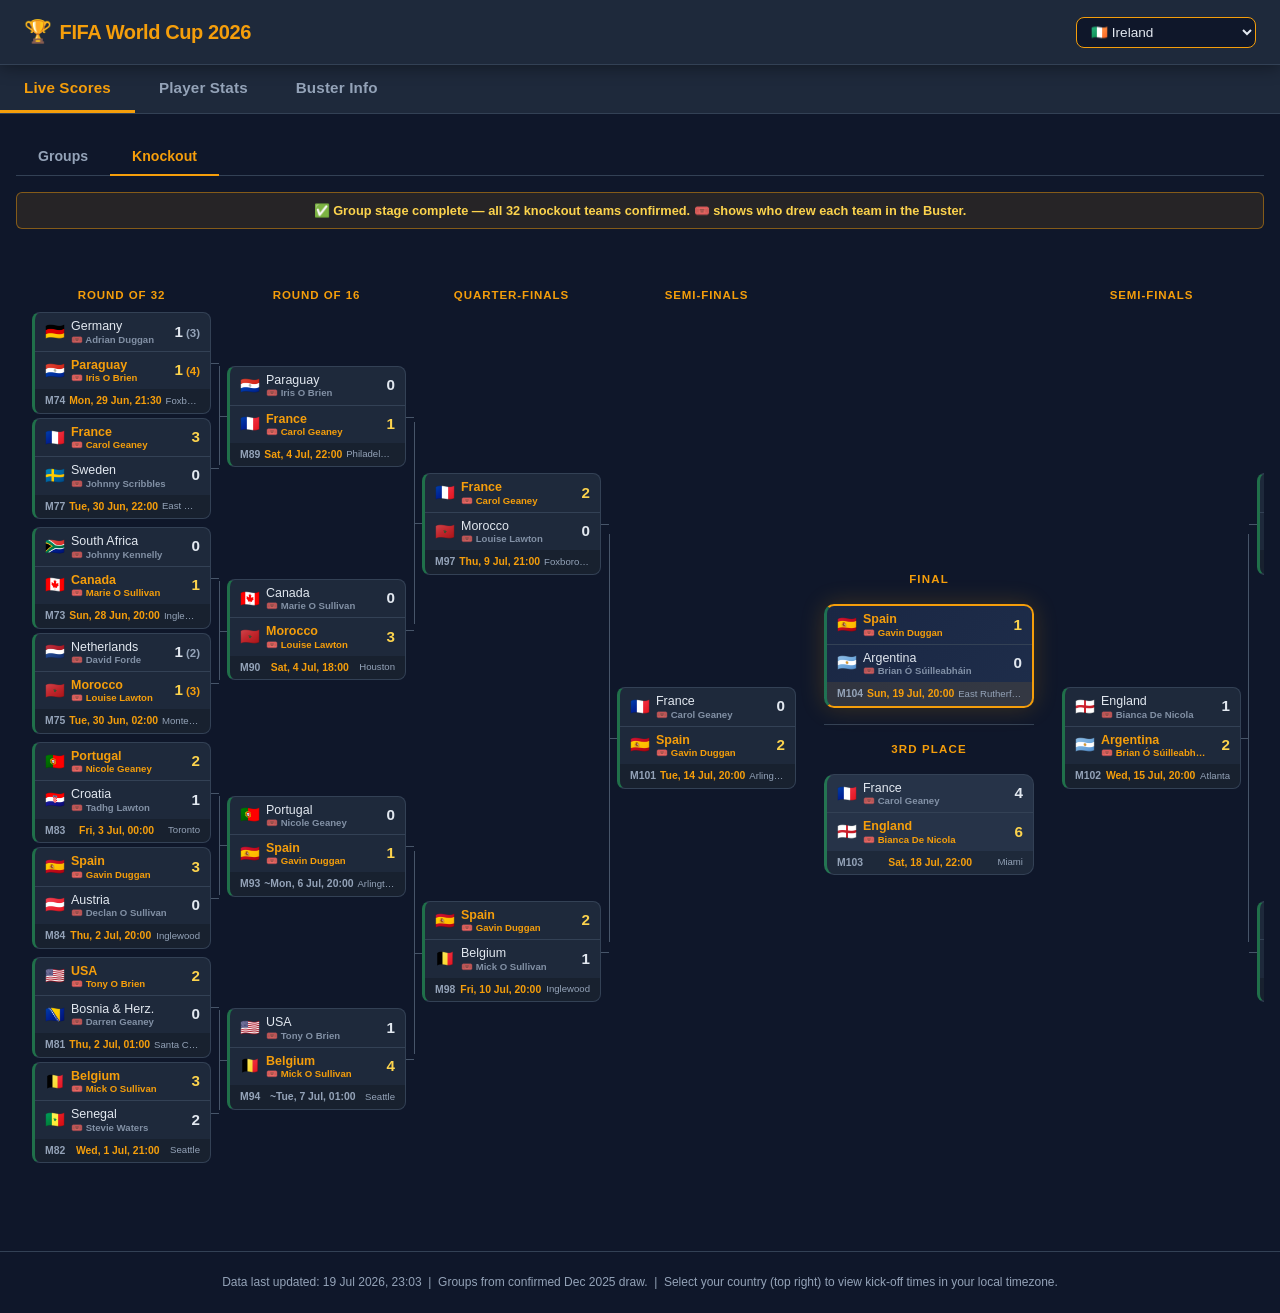
<file: index.html>
<!DOCTYPE html>
<html lang="en">
<head>
  <meta charset="UTF-8" />
  <meta name="viewport" content="width=device-width, initial-scale=1.0" />
  <title>FIFA World Cup 2026 — Live Scores & World Cup Buster</title>
  <meta name="description" content="Live scores, fixtures, and the World Cup Buster sweepstake for the 2026 FIFA World Cup. Grattan United AFC." />

  <!-- Web App Manifest -->
  <link rel="manifest" href="manifest.json" />
  <meta name="theme-color" content="#f59e0b" />
  <meta name="mobile-web-app-capable" content="yes" />
  <meta name="apple-mobile-web-app-capable" content="yes" />
  <meta name="apple-mobile-web-app-status-bar-style" content="black-translucent" />
  <meta name="apple-mobile-web-app-title" content="WC 2026" />

  <!-- Open Graph -->
  <meta property="og:type"        content="website" />
  <meta property="og:url"         content="https://beezzars200.github.io/World-Cup-2026/" />
  <meta property="og:site_name"   content="FIFA World Cup 2026" />
  <meta property="og:title"       content="World Cup Buster 2026 — Grattan United AFC" />
  <meta property="og:description" content="Enter the World Cup Buster — €20 entry, randomly drawn team from all 48 nations. Follow your team to glory. Grattan United AFC." />
  <meta property="og:image"       content="https://beezzars200.github.io/World-Cup-2026/images/IMG_2536.jpeg" />
  <meta property="og:image:alt"   content="World Cup Buster 2026 poster — Grattan United AFC" />

  <!-- Twitter / X Card -->
  <meta name="twitter:card"        content="summary_large_image" />
  <meta name="twitter:title"       content="World Cup Buster 2026 — Grattan United AFC" />
  <meta name="twitter:description" content="Enter the World Cup Buster — €20 entry, randomly drawn team from all 48 nations." />
  <meta name="twitter:image"       content="https://beezzars200.github.io/World-Cup-2026/images/IMG_2536.jpeg" />

  <link rel="stylesheet" href="css/style.css?v=23" />
</head>
<body>

<header class="site-header">
  <div class="header-inner">
    <div class="site-title">
      <span class="trophy">🏆</span>FIFA World Cup 2026
    </div>
    <div class="header-right">
      <select class="country-select" id="countrySelect" aria-label="Select your country to view local kick-off times"></select>
    </div>
  </div>
</header>

<nav class="tabs-bar" role="tablist">
  <div class="tabs-inner">
    <button class="tab-btn active"  data-tab="live"        role="tab" aria-selected="true">Live Scores</button>
    <button class="tab-btn"         data-tab="scorers"     role="tab" aria-selected="false">Player Stats</button>
    <button class="tab-btn"         data-tab="sweepstake"  role="tab" aria-selected="false">Buster Info</button>
  </div>
</nav>

<main class="main-content">

  <div id="ceremonyStrip"></div>

  <!-- LIVE SCORES -->
  <section class="tab-panel active" id="tab-live">
    <div id="liveNow" class="live-now-section"></div>
    <nav class="sub-tabs-bar">
      <button class="sub-tab-btn"        data-subtab="groups">Groups</button>
      <button class="sub-tab-btn active" data-subtab="bracket">Knockout</button>
    </nav>
    <div class="sub-tab-panel" id="subtab-groups">
      <div class="group-filters">
        <div class="filter-group">
          <span class="filter-label">Team:</span>
          <div class="team-multiselect" id="teamMultiSelect">
            <button class="team-ms-trigger" id="teamMsTrigger">All Teams ▾</button>
            <div class="team-ms-panel" id="teamMsPanel"></div>
          </div>
        </div>
        <div class="filter-group">
          <span class="filter-label">Matches:</span>
          <button class="filter-btn active" data-groupstatus="all">All</button>
          <button class="filter-btn"        data-groupstatus="upcoming">Upcoming</button>
          <button class="filter-btn"        data-groupstatus="next24">Next 24h</button>
          <button class="filter-btn"        data-groupstatus="completed">Results</button>
        </div>
      </div>
      <div class="groups-grid" id="groupsGrid"></div>
    </div>
    <div class="sub-tab-panel active" id="subtab-bracket">
      <div class="info-banner" id="bracketBanner">📡 Live data for all games will be available once the tournament starts.</div>
      <div class="bracket-container">
        <div class="bracket-scroll" id="bracketScroll">
          <div class="bracket" id="bracketRoot"></div>
        </div>
      </div>
    </div>
  </section>

  <!-- TOP SCORER -->
  <section class="tab-panel" id="tab-scorers">
    <nav class="sub-tabs-bar">
      <button class="sub-tab-btn active" data-playerstatssub="scorers">Top Scorer</button>
      <button class="sub-tab-btn"        data-playerstatssub="cards">Cards</button>
    </nav>
    <div class="sub-tab-panel active" id="playerstatssub-scorers">
      <div id="scorersContainer" class="scorers-container"></div>
      <div class="buster-info-wrap">
        <div class="buster-info-card">
          <h3 class="buster-info-title">⚽ Top Goalscorer Prize Fund</h3>
          <div class="buster-prizes" style="margin-top:8px;">
            <div class="prizes-fund">
              <div class="prizes-label">Top Goalscorer Fund</div>
              <div class="prizes-row"><span>🥇 1st Prize</span><span>€200</span></div>
              <div class="prizes-row"><span>🥈 Runners Up</span><span>€100</span></div>
              <div class="prizes-row"><span>🥉 3rd Place</span><span>€60</span></div>
            </div>
          </div>
        </div>
      </div>
    </div>
    <div class="sub-tab-panel" id="playerstatssub-cards">
      <div id="cardsContainer" class="scorers-container"></div>
    </div>
  </section>

  <!-- BUSTER INFO -->
  <section class="tab-panel" id="tab-sweepstake">
    <div class="buster-contact-wrap">
      <a href="https://wa.me/353852789446" class="buster-contact-pill" target="_blank" rel="noopener">💬 Contact the organiser with any questions</a>
    </div>
    <nav class="sub-tabs-bar">
      <button class="sub-tab-btn active" data-drawsub="list">Draw</button>
      <button class="sub-tab-btn"        data-drawsub="reserve">Reserve Top Scorers</button>
    </nav>
    <div class="sub-tab-panel active" id="drawsub-list">
      <div class="draw-header">
        <h2 class="draw-title">🎲 The Draw — Who Got Who</h2>
        <p class="draw-sub">All 48 entrants with their drawn team and top goalscorer pick. When your team is playing the card lights up — tap any card for match info and your player's World Cup goals.</p>
        <input type="search" class="draw-search" id="drawSearch" placeholder="🔍 Search your name or team…" autocomplete="off" />
      </div>
      <div class="draw-grid" id="drawGrid"></div>
    </div>
    <div class="sub-tab-panel" id="drawsub-reserve">
      <div class="draw-header">
        <h2 class="draw-title">🩹 Reserve Top Scorers</h2>
        <p class="draw-sub">Stand-by list in case any assigned player gets injured before the first game.</p>
      </div>
      <div id="reserveList"></div>
    </div>
    <div class="buster-poster-wrap">
      <img src="images/IMG_2536.jpeg" alt="World Cup Buster — Grattan United AFC" class="buster-poster" />
    </div>
  </section>

</main>

<footer class="site-footer">
  <span id="lastUpdated">Data last updated: —</span>
  &nbsp;|&nbsp; Groups from confirmed Dec 2025 draw.
  &nbsp;|&nbsp; Select your country (top right) to view kick-off times in your local timezone.
</footer>

<script src="js/tournament.js?v=5"></script>
<script src="js/draw.js?v=5"></script>
<script src="js/app.js?v=30"></script>
</body>
</html>
</file>
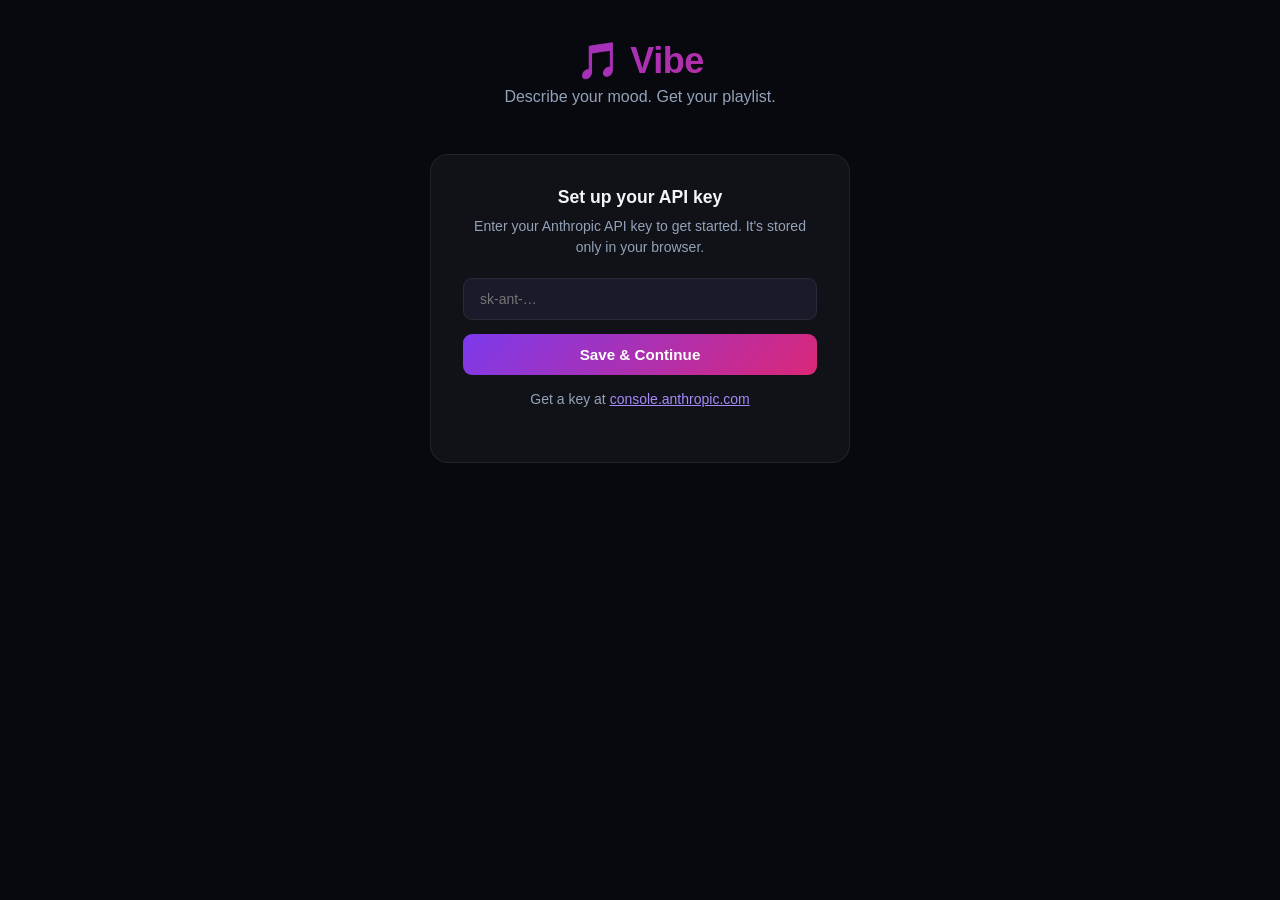
<file: music-app/index.html>
<!DOCTYPE html>
<html lang="en">
<head>
  <meta charset="UTF-8" />
  <meta name="viewport" content="width=device-width, initial-scale=1.0" />
  <title>Vibe — AI Playlist Generator</title>
  <link rel="stylesheet" href="style.css" />
</head>
<body>

<div class="app">
  <header class="site-header">
    <div class="logo">🎵 Vibe</div>
    <p class="tagline">Describe your mood. Get your playlist.</p>
  </header>

  <!-- API key setup -->
  <div id="keySetup" class="key-setup">
    <div class="key-card">
      <h2>Set up your API key</h2>
      <p>Enter your Anthropic API key to get started. It's stored only in your browser.</p>
      <input type="password" id="apiKeyInput" placeholder="sk-ant-…" autocomplete="off" />
      <button id="saveKeyBtn">Save &amp; Continue</button>
      <p class="key-note">Get a key at <a href="https://console.anthropic.com" target="_blank" rel="noopener">console.anthropic.com</a></p>
    </div>
  </div>

  <!-- Main app -->
  <div id="mainApp" class="main-app hidden">

    <button class="change-key-btn" id="changeKeyBtn">Change API key</button>

    <div class="search-section">
      <div class="vibe-input-wrap">
        <textarea id="vibeInput" placeholder="Describe the vibe… late night city drive, morning coffee ritual, pre-game hype…" rows="2"></textarea>
        <button id="generateBtn" class="generate-btn">
          <span class="btn-icon">✨</span>
          <span class="btn-text">Generate Playlist</span>
        </button>
      </div>
      <div class="suggestions">
        <span class="suggestions-label">Try:</span>
        <button class="suggestion-chip" data-vibe="Late night city drive, rain on the windshield, neon lights">🌆 Night Drive</button>
        <button class="suggestion-chip" data-vibe="Sunday morning coffee, slow and peaceful, acoustic vibes">☕ Morning Coffee</button>
        <button class="suggestion-chip" data-vibe="Pre-game hype, high energy, pump up the crowd">⚡ Pre-Game</button>
        <button class="suggestion-chip" data-vibe="Deep focus coding session, no lyrics, ambient electronic">💻 Deep Focus</button>
        <button class="suggestion-chip" data-vibe="Summer beach party, tropical, fun and carefree">🏖️ Beach Vibes</button>
      </div>
    </div>

    <div id="playlistSection" class="playlist-section hidden">
      <div id="playlistHeader" class="playlist-header"></div>
      <div id="tracksGrid" class="tracks-grid"></div>
      <div id="loadingMore" class="loading-more">
        <div class="pulse-dot"></div>
        <div class="pulse-dot"></div>
        <div class="pulse-dot"></div>
      </div>
    </div>

  </div>
</div>

<script src="app.js"></script>
</body>
</html>
</file>
<file: css/style.css>
:root {
  --bg: #0f172a;
  --surface: #1e293b;
  --surface2: #263348;
  --border: #334155;
  --text: #e2e8f0;
  --muted: #94a3b8;
  --gold: #f59e0b;
  --gold-light: #fcd34d;
  --green: #22c55e;
  --red: #ef4444;
  --blue: #3b82f6;
  --connector: #475569;
  --radius: 8px;
}

*, *::before, *::after { box-sizing: border-box; margin: 0; padding: 0; }

html { font-size: 16px; }

body {
  background: var(--bg);
  color: var(--text);
  font-family: -apple-system, BlinkMacSystemFont, 'Segoe UI', Roboto, sans-serif;
  min-height: 100vh;
  line-height: 1.5;
}

/* ── HEADER ── */
.site-header {
  background: var(--surface);
  border-bottom: 1px solid var(--border);
  padding: 0 24px;
  position: sticky;
  top: 0;
  z-index: 100;
  box-shadow: 0 2px 16px rgba(0,0,0,0.4);
}

.header-inner {
  max-width: 1400px;
  margin: 0 auto;
  display: flex;
  align-items: center;
  justify-content: space-between;
  height: 64px;
  gap: 16px;
}

.site-title {
  font-size: 1.25rem;
  font-weight: 700;
  color: var(--gold);
  letter-spacing: -0.02em;
  white-space: nowrap;
  flex-shrink: 0;
}

.site-title span.trophy { margin-right: 8px; font-size: 1.4rem; }

.header-right {
  display: flex;
  align-items: center;
  gap: 10px;
  flex-shrink: 0;
}



.country-select {
  background: var(--bg);
  color: var(--text);
  border: 1.5px solid var(--gold);
  border-radius: var(--radius);
  padding: 6px 10px;
  font-size: 0.85rem;
  cursor: pointer;
  outline: none;
  max-width: 180px;
  transition: border-color 0.2s;
}
.country-select:hover, .country-select:focus { border-color: var(--gold-light); }

/* ── TABS ── */
.tabs-bar {
  background: var(--surface);
  border-bottom: 1px solid var(--border);
  position: sticky;
  top: 64px;
  z-index: 99;
}

.tabs-inner {
  max-width: 1400px;
  margin: 0 auto;
  display: flex;
  overflow-x: auto;
  scrollbar-width: none;
}
.tabs-inner::-webkit-scrollbar { display: none; }

.tab-btn {
  background: none;
  border: none;
  color: var(--muted);
  font-size: 0.95rem;
  font-weight: 600;
  padding: 14px 24px;
  cursor: pointer;
  border-bottom: 3px solid transparent;
  white-space: nowrap;
  transition: color 0.2s, border-color 0.2s;
  letter-spacing: 0.01em;
}
.tab-btn:hover { color: var(--text); }
.tab-btn.active {
  color: var(--gold);
  border-bottom-color: var(--gold);
}

/* ── MAIN CONTENT ── */
.main-content {
  max-width: 1400px;
  margin: 0 auto;
  padding: 24px 16px 48px;
}

.tab-panel { display: none; }
.tab-panel.active { display: block; }

/* ── GROUP FILTERS ── */
.group-filters {
  display: flex;
  flex-wrap: wrap;
  gap: 8px 16px;
  align-items: center;
  padding: 10px 0 14px;
}

/* ── TEAM MULTI-SELECT ── */
.team-multiselect { position: relative; }

.team-ms-trigger {
  background: var(--surface);
  border: 1px solid var(--border);
  color: var(--muted);
  border-radius: 20px;
  padding: 5px 14px;
  font-size: 0.8rem;
  cursor: pointer;
  transition: all 0.15s;
  white-space: nowrap;
}
.team-ms-trigger:hover { color: var(--text); border-color: var(--text); }
.team-ms-trigger.active {
  background: var(--gold);
  border-color: var(--gold);
  color: #000;
}

.team-ms-panel {
  display: none;
  position: absolute;
  top: calc(100% + 6px);
  left: 0;
  z-index: 200;
  background: var(--surface);
  border: 1px solid var(--border);
  border-radius: 12px;
  padding: 10px;
  width: 300px;
  max-height: 280px;
  overflow-y: auto;
  flex-wrap: wrap;
  gap: 6px;
  box-shadow: 0 8px 24px rgba(0,0,0,0.4);
}
.team-ms-panel.open { display: flex; }

.team-chip {
  padding: 4px 10px;
  border-radius: 20px;
  border: 1px solid var(--border);
  background: transparent;
  color: var(--muted);
  cursor: pointer;
  font-size: 0.78rem;
  white-space: nowrap;
  transition: all 0.12s;
}
.team-chip:hover { border-color: var(--text); color: var(--text); }
.team-chip.selected {
  background: var(--gold);
  border-color: var(--gold);
  color: #000;
}

@media (max-width: 480px) {
  .team-ms-panel { width: calc(100vw - 32px); max-height: 240px; }
}

/* ── GROUP GRID ── */
.groups-grid {
  display: grid;
  grid-template-columns: repeat(auto-fill, minmax(320px, 1fr));
  gap: 20px;
}

.group-card {
  background: var(--surface);
  border: 1px solid var(--border);
  border-radius: 12px;
  overflow: hidden;
}

.group-card-header {
  background: linear-gradient(135deg, #1a2744 0%, #1e2d4a 100%);
  padding: 12px 16px;
  border-bottom: 1px solid var(--border);
  display: flex;
  align-items: center;
  justify-content: space-between;
}

.group-letter {
  font-size: 1.1rem;
  font-weight: 800;
  color: var(--gold);
  letter-spacing: 0.05em;
  text-transform: uppercase;
}

.group-status-badge {
  font-size: 0.7rem;
  padding: 2px 8px;
  border-radius: 20px;
  font-weight: 600;
  letter-spacing: 0.05em;
}
.group-status-badge.complete { background: rgba(34,197,94,0.2); color: var(--green); }
.group-status-badge.ongoing  { background: rgba(245,158,11,0.2); color: var(--gold); }
.group-status-badge.upcoming { background: rgba(148,163,184,0.15); color: var(--muted); }

/* Standings table */
.standings-table {
  width: 100%;
  border-collapse: collapse;
  font-size: 0.8rem;
}

.standings-table th {
  color: var(--muted);
  font-weight: 600;
  text-align: center;
  padding: 6px 4px;
  border-bottom: 1px solid var(--border);
  font-size: 0.72rem;
  letter-spacing: 0.04em;
  text-transform: uppercase;
}
.standings-table th:first-child { text-align: left; padding-left: 16px; }

.standings-table td {
  text-align: center;
  padding: 6px 4px;
  color: var(--text);
  transition: background 0.15s;
}
.standings-table td:first-child {
  text-align: left;
  padding-left: 16px;
  max-width: 130px;
}

.standings-table tr:not(:last-child) td { border-bottom: 1px solid rgba(51,65,85,0.5); }
.standings-table tr:nth-child(even) td { background: rgba(255,255,255,0.02); }

.standings-row.qualifying td {
  background: rgba(34,197,94,0.05);
}
.standings-row.qualifying td:first-child {
  border-left: 3px solid var(--green);
  padding-left: 13px;
}
.standings-row.qualified td:first-child { border-left-color: var(--gold); }

.team-cell {
  display: flex;
  align-items: center;
  gap: 6px;
  white-space: nowrap;
}
.team-cell .flag { font-size: 1rem; flex-shrink: 0; }
.team-cell .tname { font-weight: 500; overflow: hidden; text-overflow: ellipsis; }

.pts-cell { font-weight: 700; color: var(--gold-light); }

/* Group matches */
.group-matches { padding: 0 0 4px; }

.matchday-section { padding: 8px 0 2px; }

.matchday-header {
  display: flex;
  align-items: center;
  justify-content: space-between;
  padding: 6px 16px;
  cursor: pointer;
  transition: background 0.15s;
}
.matchday-header:hover { background: rgba(255,255,255,0.04); }

.matchday-label {
  font-size: 0.68rem;
  color: var(--muted);
  font-weight: 700;
  text-transform: uppercase;
  letter-spacing: 0.07em;
  display: flex;
  align-items: center;
  gap: 8px;
}

.matchday-toggle {
  background: none;
  border: 1px solid rgba(245,158,11,0.35);
  border-radius: 12px;
  color: var(--gold);
  font-size: 0.64rem;
  font-weight: 700;
  padding: 2px 10px;
  cursor: pointer;
  font-family: inherit;
  letter-spacing: 0.04em;
  white-space: nowrap;
  transition: background 0.15s, border-color 0.15s;
}
.matchday-header:hover .matchday-toggle {
  background: rgba(245,158,11,0.12);
  border-color: var(--gold);
}

.match-row {
  display: flex;
  align-items: center;
  padding: 6px 16px;
  gap: 6px;
  font-size: 0.82rem;
  border-top: 1px solid rgba(51,65,85,0.3);
  transition: background 0.15s;
}
.match-row:hover { background: rgba(255,255,255,0.03); }

.match-row-teams {
  flex: 1;
  display: flex;
  align-items: center;
  gap: 4px;
  min-width: 0;
}

.match-team {
  display: flex;
  align-items: center;
  gap: 4px;
  flex: 1;
  min-width: 0;
}
.match-team.right { flex-direction: row-reverse; }
.match-team .flag { font-size: 0.95rem; flex-shrink: 0; }
.match-team .tname { overflow: hidden; text-overflow: ellipsis; white-space: nowrap; font-size: 0.8rem; }

.match-score {
  display: flex;
  align-items: center;
  gap: 4px;
  flex-shrink: 0;
  min-width: 44px;
  justify-content: center;
}

.score-num {
  font-weight: 800;
  font-size: 1rem;
  color: var(--text);
  width: 16px;
  text-align: center;
}
.score-sep { color: var(--muted); font-size: 0.85rem; }
.score-dash { color: var(--muted); font-size: 0.75rem; white-space: nowrap; }

.match-meta {
  display: flex;
  flex-direction: column;
  align-items: flex-end;
  flex-shrink: 0;
  min-width: 72px;
}
.match-time { font-size: 0.75rem; color: var(--gold); font-weight: 600; }
.match-time.est { color: var(--muted); }
.match-venue-sm { font-size: 0.65rem; color: var(--muted); white-space: nowrap; overflow: hidden; text-overflow: ellipsis; max-width: 100px; }

/* ── BRACKET ── */
.bracket-container { padding: 16px 0; }

.bracket-scroll {
  overflow-x: auto;
  overflow-y: visible;
  padding: 24px 8px;
  min-height: 600px;
}

.bracket {
  display: flex;
  align-items: center;
  gap: 0;
  min-width: max-content;
}

.bracket-half {
  display: flex;
  align-items: stretch;
}
.bracket-half.left  { flex-direction: row; }
.bracket-half.right { flex-direction: row-reverse; }

.bracket-round {
  display: flex;
  flex-direction: column;
  justify-content: space-around;
  flex-shrink: 0;
  width: 195px;
  padding: 0 8px;
}

.round-header {
  text-align: center;
  font-size: 0.72rem;
  font-weight: 700;
  color: var(--gold);
  text-transform: uppercase;
  letter-spacing: 0.08em;
  padding: 4px 0 8px;
  flex-shrink: 0;
}

.round-matches {
  display: flex;
  flex-direction: column;
  justify-content: space-around;
  flex: 1;
  gap: 8px;
}

.matchup {
  display: flex;
  flex-direction: column;
  justify-content: space-around;
  flex: 1;
  position: relative;
  gap: 4px;
}

/* Connector lines: feeder per card → vertical bracket elbow → outgoing to next round */
.card-wrap {
  position: relative;
}

.bracket-half.left .card-wrap::after {
  content: '';
  position: absolute;
  top: 50%;
  right: -8px;
  width: 8px;
  height: 1px;
  background: var(--connector);
  pointer-events: none;
}

.bracket-half.right .card-wrap::after {
  content: '';
  position: absolute;
  top: 50%;
  left: -8px;
  width: 8px;
  height: 1px;
  background: var(--connector);
  pointer-events: none;
}

/* Vertical bracket elbow */
.bracket-half.left .matchup::before {
  content: '';
  position: absolute;
  right: -9px;
  top: 26%;
  height: 48%;
  width: 1px;
  background: var(--connector);
}

.bracket-half.right .matchup::before {
  content: '';
  position: absolute;
  left: -9px;
  top: 26%;
  height: 48%;
  width: 1px;
  background: var(--connector);
}

/* Outgoing horizontal line from elbow to next round */
.bracket-half.left .matchup::after {
  content: '';
  position: absolute;
  right: -16px;
  top: 50%;
  width: 8px;
  height: 1px;
  background: var(--connector);
}

.bracket-half.right .matchup::after {
  content: '';
  position: absolute;
  left: -16px;
  top: 50%;
  width: 8px;
  height: 1px;
  background: var(--connector);
}

/* Hide connectors on single-card matchups (SF) and innermost rounds */
.matchup.single::before,
.matchup.single::after,
.matchup.single .card-wrap::after,
.no-connector .matchup::before,
.no-connector .matchup::after,
.no-connector .card-wrap::after {
  display: none;
}

.match-card {
  background: var(--surface);
  border: 1px solid var(--border);
  border-radius: 8px;
  overflow: hidden;
  cursor: default;
  transition: border-color 0.2s, box-shadow 0.2s;
  position: relative;
}
.match-card:hover {
  border-color: var(--gold);
  box-shadow: 0 0 12px rgba(245,158,11,0.15);
}

.match-card.card-live {
  border-left: 3px solid var(--red);
  box-shadow: 0 0 10px rgba(239,68,68,0.2);
}
.match-card.card-finished {
  border-left: 3px solid rgba(34,197,94,0.45);
}

.card-live-dot {
  display: inline-block;
  width: 6px;
  height: 6px;
  border-radius: 50%;
  background: var(--red);
  flex-shrink: 0;
  animation: pulse 1.2s infinite;
}

.match-card-team {
  display: flex;
  align-items: center;
  padding: 6px 10px;
  gap: 6px;
  font-size: 0.78rem;
  font-weight: 500;
  min-height: 30px;
}
.match-card-team:first-child {
  border-bottom: 1px solid var(--border);
}

.match-card-team .flag { font-size: 1rem; flex-shrink: 0; }
.match-card-team .cinfo { flex: 1; min-width: 0; display: flex; flex-direction: column; justify-content: center; line-height: 1.15; }
.match-card-team .cname { overflow: hidden; text-overflow: ellipsis; white-space: nowrap; color: var(--muted); }
.match-card-team .cname.known { color: var(--text); }
.match-card-team .cbuster { font-size: 0.6rem; font-weight: 600; color: var(--muted); overflow: hidden; text-overflow: ellipsis; white-space: nowrap; opacity: 0.85; }
.match-card-team.winner .cbuster { color: var(--gold); opacity: 1; }
.match-card-team .cscore {
  font-weight: 800;
  font-size: 0.95rem;
  color: var(--text);
  min-width: 18px;
  text-align: right;
}

.match-card-team .cscore .cpens {
  font-weight: 700;
  font-size: 0.72rem;
  color: var(--muted);
  margin-left: 3px;
}
.match-card-team.winner .cname { color: var(--gold); font-weight: 700; }
.match-card-team.winner .cscore { color: var(--gold-light); }
.match-card-team.winner .cscore .cpens { color: var(--gold); }

/* ── MATCH DETAIL MODAL ── */
.match-card.clickable { cursor: pointer; transition: border-color 0.15s, transform 0.1s; }
.match-card.clickable:hover { border-color: var(--gold); }
.match-card.clickable:active { transform: scale(0.98); }

.match-modal-overlay {
  position: fixed; inset: 0; z-index: 1000;
  background: rgba(0,0,0,0.72);
  display: flex; align-items: center; justify-content: center;
  padding: 20px;
  animation: mmFade 0.15s ease;
}
@keyframes mmFade { from { opacity: 0; } to { opacity: 1; } }

.match-modal {
  position: relative;
  width: 100%; max-width: 380px;
  background: var(--surface);
  border: 1px solid var(--border);
  border-radius: 16px;
  padding: 22px 20px 18px;
  box-shadow: 0 20px 60px rgba(0,0,0,0.6);
  animation: mmPop 0.18s ease;
}
@keyframes mmPop { from { transform: translateY(12px) scale(0.97); opacity: 0; } to { transform: none; opacity: 1; } }

.mm-close {
  position: absolute; top: 10px; right: 10px;
  width: 30px; height: 30px;
  border: none; border-radius: 50%;
  background: rgba(255,255,255,0.06); color: var(--muted);
  font-size: 0.9rem; cursor: pointer; line-height: 1;
}
.mm-close:hover { background: rgba(255,255,255,0.12); color: var(--text); }

.mm-head { display: flex; align-items: center; justify-content: space-between; gap: 10px; margin-bottom: 16px; padding-right: 26px; }
.mm-round { font-size: 0.78rem; font-weight: 700; color: var(--muted); text-transform: uppercase; letter-spacing: 0.04em; }
.mm-status { font-size: 0.66rem; font-weight: 800; padding: 3px 9px; border-radius: 20px; text-transform: uppercase; letter-spacing: 0.03em; white-space: nowrap; }
.mm-status-upcoming { background: rgba(255,255,255,0.08); color: var(--muted); }
.mm-status-finished { background: rgba(245,158,11,0.15); color: var(--gold-light); }
.mm-status-live { background: #e5352b; color: #fff; }

.mm-team {
  display: flex; align-items: center; gap: 12px;
  padding: 10px 12px; border-radius: 10px;
  background: rgba(255,255,255,0.03);
}
.mm-team.winner { background: rgba(245,158,11,0.10); border: 1px solid rgba(245,158,11,0.4); }
.mm-flag { font-size: 1.9rem; flex-shrink: 0; }
.mm-team-info { flex: 1; min-width: 0; }
.mm-team-name { font-size: 1.02rem; font-weight: 700; color: var(--text); overflow: hidden; text-overflow: ellipsis; white-space: nowrap; }
.mm-team.winner .mm-team-name { color: var(--gold); }
.mm-team-buster { font-size: 0.74rem; font-weight: 600; color: var(--muted); margin-top: 2px; overflow: hidden; text-overflow: ellipsis; white-space: nowrap; }
.mm-team.winner .mm-team-buster { color: var(--gold-light); }
.mm-win-tick { color: var(--gold); font-weight: 900; font-size: 1rem; }
.mm-score { font-size: 1.5rem; font-weight: 800; color: var(--text); min-width: 22px; text-align: right; }
.mm-team.winner .mm-score { color: var(--gold-light); }
.mm-score .mm-pens { font-size: 0.8rem; font-weight: 700; color: var(--muted); margin-left: 4px; }

.mm-vs { text-align: center; font-size: 0.72rem; font-weight: 700; color: var(--muted); text-transform: uppercase; letter-spacing: 0.1em; padding: 5px 0; }
.mm-pens-note { text-align: center; font-size: 0.76rem; color: var(--gold-light); font-weight: 600; margin-top: 10px; }

.mm-meta { margin-top: 16px; padding-top: 14px; border-top: 1px solid var(--border); display: flex; flex-direction: column; gap: 7px; }
.mm-meta-row { font-size: 0.82rem; color: var(--muted); }

.match-card-footer {
  padding: 4px 10px;
  background: rgba(0,0,0,0.2);
  display: flex;
  align-items: center;
  justify-content: space-between;
  gap: 4px;
}

.match-card-no {
  font-size: 0.65rem;
  color: var(--muted);
  font-weight: 600;
}
.match-card-time {
  font-size: 0.65rem;
  color: var(--gold);
  font-weight: 600;
  white-space: nowrap;
}
.match-card-time.est { color: var(--muted); }
.match-card-venue-sm {
  font-size: 0.6rem;
  color: var(--muted);
  overflow: hidden;
  text-overflow: ellipsis;
  white-space: nowrap;
  max-width: 80px;
  text-align: right;
}

/* Bracket center */
.bracket-center {
  flex-shrink: 0;
  display: flex;
  flex-direction: column;
  align-items: center;
  gap: 12px;
  padding: 0 20px;
}

.center-label {
  font-size: 0.72rem;
  font-weight: 700;
  color: var(--gold);
  text-transform: uppercase;
  letter-spacing: 0.1em;
  text-align: center;
  margin-bottom: 4px;
}

.final-card {
  width: 210px;
  background: linear-gradient(135deg, #1a2744 0%, #1e2d4a 100%);
  border: 2px solid var(--gold);
  border-radius: 10px;
  overflow: hidden;
  box-shadow: 0 0 24px rgba(245,158,11,0.2);
}

.final-card .match-card-footer {
  background: rgba(245,158,11,0.1);
}

.third-card {
  width: 210px;
  background: var(--surface2);
  border: 1px solid var(--border);
  border-radius: 10px;
  overflow: hidden;
}

.center-divider {
  width: 100%;
  height: 1px;
  background: var(--border);
  margin: 4px 0;
}

/* ── SCHEDULE ── */
.schedule-filters {
  display: flex;
  gap: 8px;
  flex-wrap: wrap;
  margin-bottom: 20px;
  align-items: center;
}

.filter-group {
  display: flex;
  gap: 6px;
  align-items: center;
}

.filter-label {
  font-size: 0.78rem;
  color: var(--muted);
  font-weight: 600;
  text-transform: uppercase;
  letter-spacing: 0.05em;
}

.filter-btn {
  background: var(--surface);
  border: 1px solid var(--border);
  color: var(--muted);
  border-radius: 20px;
  padding: 5px 14px;
  font-size: 0.8rem;
  font-weight: 600;
  cursor: pointer;
  transition: all 0.15s;
}
.filter-btn:hover { color: var(--text); border-color: var(--text); }
.filter-btn.active {
  background: var(--gold);
  border-color: var(--gold);
  color: #000;
}

.filter-select {
  background: var(--surface);
  color: var(--text);
  border: 1px solid var(--border);
  border-radius: 6px;
  padding: 5px 10px;
  font-size: 0.8rem;
  cursor: pointer;
  outline: none;
}
.filter-select:focus { border-color: var(--gold); }

.schedule-body { display: flex; flex-direction: column; gap: 0; }

.date-group { margin-bottom: 24px; }

.date-header {
  font-size: 0.82rem;
  font-weight: 700;
  color: var(--gold);
  text-transform: uppercase;
  letter-spacing: 0.07em;
  padding: 8px 0 10px;
  border-bottom: 1px solid var(--border);
  margin-bottom: 8px;
}

.match-item {
  background: var(--surface);
  border: 1px solid var(--border);
  border-radius: 10px;
  padding: 12px 16px;
  margin-bottom: 8px;
  display: grid;
  grid-template-columns: auto 1fr auto;
  gap: 12px;
  align-items: center;
  transition: border-color 0.15s;
}
.match-item:hover { border-color: var(--connector); }

.match-item-badge {
  display: flex;
  flex-direction: column;
  align-items: center;
  gap: 4px;
  min-width: 56px;
}

.round-badge {
  font-size: 0.65rem;
  font-weight: 700;
  text-transform: uppercase;
  letter-spacing: 0.06em;
  padding: 2px 8px;
  border-radius: 10px;
  white-space: nowrap;
}
.round-badge.group  { background: rgba(59,130,246,0.2); color: var(--blue); }
.round-badge.ko     { background: rgba(245,158,11,0.2); color: var(--gold); }
.round-badge.final  { background: rgba(245,158,11,0.35); color: var(--gold-light); border: 1px solid var(--gold); }

.match-num {
  font-size: 0.68rem;
  color: var(--muted);
}

.match-item-teams {
  display: flex;
  flex-direction: column;
  gap: 4px;
}

.match-item-team {
  display: flex;
  align-items: center;
  gap: 8px;
  font-size: 0.88rem;
  font-weight: 500;
}
.match-item-team .flag { font-size: 1.05rem; }
.match-item-team .tname { flex: 1; }
.match-item-team .tscore {
  font-weight: 800;
  font-size: 1rem;
  color: var(--text);
  min-width: 20px;
  text-align: right;
}
.match-item-team.winner .tname { color: var(--gold); font-weight: 700; }
.match-item-team.winner .tscore { color: var(--gold-light); }

.match-item-sep {
  text-align: center;
  color: var(--border);
  font-size: 0.7rem;
  line-height: 1;
}

.match-item-meta {
  display: flex;
  flex-direction: column;
  align-items: flex-end;
  gap: 3px;
  min-width: 90px;
}

.match-item-time {
  font-size: 0.82rem;
  font-weight: 700;
  color: var(--gold);
}
.match-item-time.est { color: var(--muted); }
.match-item-venue {
  font-size: 0.7rem;
  color: var(--muted);
  text-align: right;
  white-space: nowrap;
  overflow: hidden;
  text-overflow: ellipsis;
  max-width: 120px;
}
.match-item-city {
  font-size: 0.68rem;
  color: var(--connector);
}
.est-badge {
  font-size: 0.62rem;
  background: rgba(148,163,184,0.15);
  color: var(--muted);
  padding: 1px 5px;
  border-radius: 4px;
  font-weight: 600;
}

.no-matches {
  text-align: center;
  padding: 48px;
  color: var(--muted);
  font-size: 0.95rem;
}

/* ── STATUS BADGES ── */
.status-dot {
  display: inline-block;
  width: 7px;
  height: 7px;
  border-radius: 50%;
  margin-right: 4px;
}
.status-live .status-dot {
  background: var(--red);
  animation: pulse 1.2s infinite;
}
.status-finished .status-dot { background: var(--green); }
.status-upcoming .status-dot { background: var(--muted); }

@keyframes pulse {
  0%, 100% { opacity: 1; transform: scale(1); }
  50% { opacity: 0.5; transform: scale(1.3); }
}

/* ── FOOTER ── */
.site-footer {
  text-align: center;
  padding: 20px 16px;
  color: var(--muted);
  font-size: 0.75rem;
  border-top: 1px solid var(--border);
  line-height: 1.7;
}

/* ── RESPONSIVE ── */
@media (max-width: 768px) {
  .site-header { padding: 0 12px; }
  .header-inner { height: 56px; }
  .site-title { font-size: 0.95rem; }
  .country-select { max-width: 130px; font-size: 0.78rem; }

  .tabs-bar { top: 56px; }
  .tab-btn { padding: 11px 12px; font-size: 0.78rem; }

  .main-content { padding: 16px 10px 40px; }

  .groups-grid { grid-template-columns: 1fr; }

  .match-item {
    grid-template-columns: auto 1fr;
    grid-template-rows: auto auto;
  }
  .match-item-meta {
    grid-column: 2;
    grid-row: 1;
    align-items: flex-end;
    flex-direction: row;
    gap: 8px;
    align-self: start;
  }
  .match-item-teams { grid-row: 2; grid-column: 1 / 3; }
  .match-item-badge { grid-row: 1; }

  .bracket-round { width: 165px; }
  .final-card, .third-card { width: 180px; }
  .bracket-center { padding: 0 12px; }
}

@media (max-width: 480px) {
  .schedule-filters { gap: 6px; }
  .filter-btn { padding: 4px 10px; font-size: 0.75rem; }
  .standings-table { font-size: 0.72rem; }
  .standings-table td:first-child, .standings-table th:first-child { padding-left: 10px; }
}

/* ── LIVE NOW SECTION ── */
.live-now-section {
  max-width: 1400px;
  margin: 0 auto;
  padding: 0 16px;
}

.live-now-header {
  display: flex;
  align-items: center;
  gap: 8px;
  padding: 14px 0 10px;
  font-size: 0.82rem;
  font-weight: 800;
  color: var(--red);
  letter-spacing: 0.06em;
  text-transform: uppercase;
}

.live-now-dot {
  display: inline-block;
  width: 10px;
  height: 10px;
  border-radius: 50%;
  background: var(--red);
  animation: pulse 1.2s infinite;
  flex-shrink: 0;
}

.live-now-grid {
  display: flex;
  flex-wrap: wrap;
  gap: 12px;
  padding-bottom: 16px;
}

.live-tile {
  background: linear-gradient(135deg, #1f1a2e 0%, #1a2744 100%);
  border: 2px solid rgba(239,68,68,0.55);
  border-radius: 14px;
  padding: 14px 18px;
  min-width: 210px;
  flex: 1;
  max-width: 300px;
  box-shadow: 0 0 20px rgba(239,68,68,0.12);
}

.live-tile-round {
  font-size: 0.65rem;
  font-weight: 700;
  text-transform: uppercase;
  letter-spacing: 0.08em;
  color: var(--muted);
  margin-bottom: 10px;
}

.live-tile-team {
  display: flex;
  align-items: center;
  gap: 8px;
  padding: 4px 0;
  font-size: 0.92rem;
  font-weight: 600;
  color: var(--text);
}
.live-tile-team.leading {
  color: #fff;
  font-weight: 800;
}

.live-tile-flag { font-size: 1.3rem; flex-shrink: 0; }

.live-tile-name { flex: 1; }

.live-tile-score {
  font-size: 1.3rem;
  font-weight: 900;
  color: var(--red);
  min-width: 22px;
  text-align: right;
}
.live-tile-team.leading .live-tile-score { color: var(--gold-light); }

.live-tile-footer {
  font-size: 0.68rem;
  color: var(--muted);
  margin-top: 10px;
  border-top: 1px solid rgba(255,255,255,0.06);
  padding-top: 7px;
}

/* ── MATCH ROW (redesigned — stacked teams, no clipping) ── */
.match-row {
  display: flex;
  align-items: stretch;
  padding: 8px 12px 8px 16px;
  gap: 8px;
  border-top: 1px solid rgba(51,65,85,0.3);
  transition: background 0.15s;
}
.match-row:hover { background: rgba(255,255,255,0.03); }
.match-row.mrow-live { background: rgba(239,68,68,0.04); }

.mrow-body {
  flex: 1;
  min-width: 0;
  display: flex;
  flex-direction: column;
  gap: 4px;
}

.mrow-team {
  display: flex;
  align-items: center;
  gap: 6px;
  min-width: 0;
}
.mrow-team .flag  { font-size: 0.95rem; flex-shrink: 0; }
.mrow-team .tname { flex: 1; font-size: 0.8rem; font-weight: 500; overflow: hidden; text-overflow: ellipsis; white-space: nowrap; }
.mrow-winner .tname { color: var(--gold); font-weight: 700; }

.mrow-score {
  font-weight: 800;
  font-size: 0.95rem;
  min-width: 16px;
  text-align: right;
  flex-shrink: 0;
  color: var(--text);
}
.mrow-winner .mrow-score { color: var(--gold-light); }

.mrow-side {
  display: flex;
  flex-direction: column;
  align-items: flex-end;
  justify-content: center;
  gap: 4px;
  flex-shrink: 0;
  min-width: 68px;
}

.mrow-status-badge {
  display: inline-flex;
  align-items: center;
  gap: 4px;
  font-size: 0.62rem;
  font-weight: 700;
  letter-spacing: 0.05em;
  padding: 2px 6px;
  border-radius: 8px;
  white-space: nowrap;
}
.mrow-live           { background: rgba(239,68,68,0.15); color: var(--red); }
.mrow-ft             { background: rgba(34,197,94,0.15);  color: var(--green); }
.mrow-upcoming-badge { background: rgba(148,163,184,0.1); color: var(--muted); }

.live-dot {
  display: inline-block;
  width: 6px; height: 6px;
  border-radius: 50%;
  background: var(--red);
  animation: pulse 1.2s infinite;
  flex-shrink: 0;
}

.upcoming-dot {
  display: inline-block;
  width: 5px; height: 5px;
  border-radius: 50%;
  background: var(--muted);
  opacity: 0.55;
  flex-shrink: 0;
}

.mrow-time {
  font-size: 0.7rem;
  color: var(--gold);
  font-weight: 600;
  text-align: right;
  line-height: 1.35;
}
.mrow-time.est { color: var(--muted); }

/* ── BUSTER ── */
.buster-wrap {
  display: flex;
  justify-content: center;
  padding: 40px 16px;
}

.buster-card {
  background: var(--surface);
  border: 1px solid var(--border);
  border-radius: 16px;
  padding: 36px 40px;
  width: 100%;
  max-width: 440px;
  box-shadow: 0 8px 32px rgba(0,0,0,0.3);
}

.buster-header {
  text-align: center;
  margin-bottom: 28px;
}

.buster-trophy { font-size: 2.4rem; display: block; margin-bottom: 10px; }

.buster-title {
  font-size: 1.6rem;
  font-weight: 800;
  color: var(--gold);
  margin-bottom: 8px;
}

.buster-desc {
  color: var(--muted);
  font-size: 0.88rem;
  line-height: 1.5;
}

.buster-cap-note {
  font-size: 0.78rem;
  color: var(--muted);
  margin: 6px 0 0;
}
.buster-spots { margin-top: 10px; font-size: 0.82rem; font-weight: 700; padding: 6px 14px; border-radius: 20px; display: inline-block; }
.spots-full { background: rgba(239,68,68,0.12); color: var(--red); }

.buster-form { display: flex; flex-direction: column; }

.field-error {
  display: block;
  font-size: 0.72rem;
  color: var(--red);
  margin-top: 4px;
  min-height: 16px;
}

.buster-success-card { text-align: center; }

.success-icon { font-size: 3rem; margin-bottom: 12px; }

.success-heading {
  font-size: 1.5rem;
  font-weight: 800;
  color: var(--gold);
  margin-bottom: 10px;
}

.success-msg { color: var(--muted); font-size: 0.9rem; line-height: 1.6; }

.success-divider { width: 40px; height: 2px; background: var(--border); margin: 24px auto; }

.success-pay-label {
  font-size: 0.82rem;
  color: var(--muted);
  margin-bottom: 14px;
  font-weight: 600;
}

.revolut-btn {
  display: inline-block;
  background: #191C1F;
  color: #fff;
  border: 1.5px solid #2C2F33;
  border-radius: 10px;
  padding: 14px 28px;
  font-size: 1rem;
  font-weight: 700;
  text-decoration: none;
  letter-spacing: 0.01em;
  transition: background 0.15s, border-color 0.15s;
  margin-bottom: 16px;
}
.revolut-btn:hover { background: #2C2F33; border-color: #444; }

.success-pay-note {
  font-size: 0.76rem;
  color: var(--muted);
  line-height: 1.5;
  background: rgba(255,255,255,0.04);
  border-radius: 8px;
  padding: 10px 14px;
  margin-bottom: 10px;
}

.success-pay-warning {
  font-size: 0.78rem;
  font-weight: 700;
  color: var(--gold);
  background: rgba(245,158,11,0.08);
  border: 1px solid rgba(245,158,11,0.25);
  border-radius: 8px;
  padding: 9px 14px;
  line-height: 1.4;
}

.whatsapp-btn {
  display: inline-block;
  background: #25D366;
  color: #fff;
  border-radius: 10px;
  padding: 14px 28px;
  font-size: 1rem;
  font-weight: 700;
  text-decoration: none;
  letter-spacing: 0.01em;
  transition: background 0.15s;
  margin-bottom: 4px;
}
.whatsapp-btn:hover { background: #1ebe5d; }

.success-wa-primary {
  display: block;
  text-align: center;
  width: 100%;
  box-sizing: border-box;
  font-size: 1.05rem;
  padding: 16px 24px;
  margin: 18px 0 12px;
}

.sweep-field { margin-bottom: 14px; }
.sweep-field label {
  display: block;
  font-size: 0.74rem;
  font-weight: 700;
  color: var(--muted);
  text-transform: uppercase;
  letter-spacing: 0.05em;
  margin-bottom: 6px;
}
.sweep-field input {
  width: 100%;
  background: var(--bg);
  border: 1.5px solid var(--border);
  border-radius: 6px;
  color: var(--text);
  padding: 9px 12px;
  font-size: 0.88rem;
  outline: none;
  transition: border-color 0.2s;
  font-family: inherit;
}
.sweep-field input:focus { border-color: var(--gold); }
.sweep-field input::placeholder { color: var(--muted); opacity: 0.55; }

.sweep-submit {
  width: 100%;
  padding: 12px;
  background: var(--gold);
  border: none;
  border-radius: 8px;
  color: #000;
  font-size: 0.9rem;
  font-weight: 800;
  cursor: pointer;
  letter-spacing: 0.02em;
  transition: background 0.15s, opacity 0.15s;
  font-family: inherit;
}
.sweep-submit:hover:not(:disabled) { background: var(--gold-light); }
.sweep-submit:disabled { opacity: 0.4; cursor: not-allowed; }

.sweep-note {
  font-size: 0.68rem;
  color: var(--muted);
  text-align: center;
  margin-top: 12px;
  line-height: 1.5;
}
.sweep-note code { background: rgba(255,255,255,0.07); padding: 1px 4px; border-radius: 3px; font-size: 0.65rem; }

.sweep-message {
  border-radius: 8px;
  padding: 10px 14px;
  font-size: 0.82rem;
  font-weight: 600;
  margin-bottom: 14px;
  line-height: 1.4;
}
.sweep-msg-success { background: rgba(34,197,94,0.15); color: var(--green); border: 1px solid rgba(34,197,94,0.3); }
.sweep-msg-warning { background: rgba(245,158,11,0.15); color: var(--gold); border: 1px solid rgba(245,158,11,0.3); }
.sweep-msg-error   { background: rgba(239,68,68,0.15);  color: var(--red);  border: 1px solid rgba(239,68,68,0.3); }

/* ── SUB-TABS ── */
.sub-tabs-bar {
  display: flex;
  border-bottom: 1px solid var(--border);
  margin-bottom: 16px;
}

#tab-live .sub-tabs-bar {
  position: sticky;
  top: 115px; /* header 64px + tabs bar ~51px */
  z-index: 50;
  background: var(--bg);
}
@media (max-width: 768px) {
  #tab-live .sub-tabs-bar { top: 98px; } /* header 56px + tabs bar ~42px */
}
.sub-tab-btn {
  background: none;
  border: none;
  border-bottom: 2px solid transparent;
  color: var(--muted);
  font-size: 0.88rem;
  font-weight: 600;
  padding: 10px 22px;
  cursor: pointer;
  white-space: nowrap;
  font-family: inherit;
  transition: color 0.2s, border-color 0.2s;
  margin-bottom: -1px;
}
.sub-tab-btn:hover { color: var(--text); }
.sub-tab-btn.active { color: var(--gold); border-bottom-color: var(--gold); }
.sub-tab-panel { display: none; }
.sub-tab-panel.active { display: block; }

/* ── INFO BANNER ── */
.info-banner {
  font-size: 0.8rem;
  color: var(--muted);
  background: rgba(255,255,255,0.04);
  border: 1px solid var(--border);
  border-radius: 6px;
  padding: 8px 14px;
  margin-bottom: 14px;
  text-align: center;
}
.info-banner.complete {
  color: var(--gold-light);
  background: rgba(245,158,11,0.10);
  border-color: rgba(245,158,11,0.45);
  font-weight: 600;
}

/* ── BUSTER CTA BANNER ── */
.buster-cta {
  display: flex;
  align-items: center;
  justify-content: space-between;
  gap: 10px;
  margin-bottom: 12px;
  padding: 5px 10px 5px 12px;
  background: rgba(245,158,11,0.06);
  border: 1px solid rgba(245,158,11,0.2);
  border-radius: 6px;
  cursor: pointer;
  transition: background 0.15s, border-color 0.15s;
}
.buster-cta:hover { background: rgba(245,158,11,0.11); border-color: var(--gold); }

.buster-cta-text { font-size: 0.75rem; color: var(--muted); line-height: 1.3; }
.buster-cta-text strong { color: var(--gold); }

.buster-cta-btn {
  background: var(--gold);
  border: none;
  border-radius: 5px;
  color: #000;
  font-size: 0.72rem;
  font-weight: 800;
  padding: 4px 10px;
  cursor: pointer;
  white-space: nowrap;
  flex-shrink: 0;
  font-family: inherit;
  transition: background 0.15s;
}
.buster-cta-btn:hover { background: var(--gold-light); }


/* ── BUSTER GATE ── */
.buster-gate {
  display: flex;
  justify-content: center;
  align-items: flex-start;
  padding: 40px 16px;
}

.gate-card {
  background: var(--surface);
  border: 1px solid var(--border);
  border-radius: 16px;
  padding: 36px 40px;
  width: 100%;
  max-width: 420px;
  text-align: center;
  box-shadow: 0 8px 32px rgba(0,0,0,0.3);
}

.gate-lock { font-size: 2.4rem; margin-bottom: 12px; }

.gate-title {
  font-size: 1.5rem;
  font-weight: 800;
  color: var(--gold);
  margin-bottom: 10px;
}

.gate-desc {
  font-size: 0.86rem;
  color: var(--muted);
  line-height: 1.6;
  margin-bottom: 24px;
}

.gate-form { display: flex; flex-direction: column; gap: 10px; margin-bottom: 20px; }

.gate-input {
  width: 100%;
  background: var(--bg);
  border: 1.5px solid var(--border);
  border-radius: 8px;
  color: var(--text);
  padding: 12px 14px;
  font-size: 1rem;
  outline: none;
  text-align: center;
  letter-spacing: 0.1em;
  font-family: inherit;
  transition: border-color 0.2s;
}
.gate-input:focus { border-color: var(--gold); }

.gate-btn {
  background: var(--gold);
  border: none;
  border-radius: 8px;
  color: #000;
  font-size: 0.95rem;
  font-weight: 800;
  padding: 12px;
  cursor: pointer;
  font-family: inherit;
  transition: background 0.15s;
}
.gate-btn:hover { background: var(--gold-light); }

.gate-error {
  font-size: 0.76rem;
  color: var(--red);
  min-height: 18px;
  line-height: 1.4;
}

.gate-wa-btn { display: inline-block; }

@keyframes shake {
  0%, 100% { transform: translateX(0); }
  20%       { transform: translateX(-8px); }
  40%       { transform: translateX(8px); }
  60%       { transform: translateX(-5px); }
  80%       { transform: translateX(5px); }
}
.gate-shake { animation: shake 0.45s ease; }

/* ── BUSTER CONTENT ── */
.buster-poster-wrap {
  max-width: 300px;
  margin: 28px auto 20px;
}
.buster-poster {
  width: 100%;
  border-radius: 12px;
  display: block;
}
.buster-wa-btn {
  display: block;
  text-align: center;
  width: 100%;
  box-sizing: border-box;
  font-size: 1.05rem;
  padding: 16px 24px;
  margin-top: 16px;
}

.buster-info-wrap {
  display: flex;
  justify-content: center;
  padding: 32px 0 8px;
}

.buster-info-card {
  background: var(--surface);
  border: 1px solid var(--border);
  border-radius: 14px;
  padding: 28px 32px;
  width: 100%;
  max-width: 560px;
}

.buster-info-title {
  font-size: 1rem;
  font-weight: 800;
  color: var(--gold);
  text-transform: uppercase;
  letter-spacing: 0.06em;
  margin-bottom: 18px;
}

.buster-how-list {
  list-style: none;
  display: flex;
  flex-direction: column;
  gap: 12px;
  margin-bottom: 24px;
}

.buster-how-list li {
  display: flex;
  align-items: flex-start;
  gap: 12px;
  font-size: 0.88rem;
  color: var(--text);
  line-height: 1.5;
}

.how-icon { font-size: 1.1rem; flex-shrink: 0; margin-top: 1px; }

.buster-prizes {
  display: flex;
  gap: 12px;
  margin-top: 20px;
  flex-wrap: wrap;
}

.prizes-fund {
  flex: 1;
  min-width: 160px;
  background: rgba(245,158,11,0.07);
  border: 1px solid rgba(245,158,11,0.2);
  border-radius: 8px;
  padding: 12px 14px;
}

.prizes-label {
  font-size: 0.68rem;
  font-weight: 800;
  text-transform: uppercase;
  letter-spacing: 0.07em;
  color: var(--gold);
  margin-bottom: 8px;
}

.prizes-row {
  display: flex;
  justify-content: space-between;
  font-size: 0.82rem;
  color: var(--text);
  padding: 3px 0;
  border-bottom: 1px solid rgba(255,255,255,0.05);
}
.prizes-row:last-child { border-bottom: none; }
.prizes-row span:last-child { font-weight: 700; color: var(--gold); }

@media (max-width: 768px) {
  .live-now-section { padding: 0 10px; }
  .live-tile { max-width: 100%; }
  .buster-card { padding: 24px 20px; }
  .gate-card { padding: 28px 20px; }
  .buster-info-card { padding: 22px 18px; }
  .buster-cta { flex-direction: column; align-items: flex-start; }
  .buster-cta-btn { width: 100%; text-align: center; }
}

.buster-contact-wrap {
  text-align: center;
  margin-bottom: 16px;
}

/* ── BUSTER FULL ── */
.buster-full-wrap {
  display: flex;
  justify-content: center;
  padding: 8px 16px 40px;
}

.buster-full-card {
  background: var(--surface);
  border: 1px solid var(--border);
  border-radius: 16px;
  padding: 32px 36px;
  width: 100%;
  max-width: 520px;
  text-align: center;
}

.buster-full-badge {
  display: inline-block;
  background: rgba(239,68,68,0.12);
  color: var(--red);
  border: 1px solid rgba(239,68,68,0.3);
  border-radius: 20px;
  font-size: 0.78rem;
  font-weight: 800;
  letter-spacing: 0.04em;
  padding: 5px 14px;
  margin-bottom: 18px;
  text-transform: uppercase;
}

.buster-full-title {
  font-size: 1.5rem;
  font-weight: 800;
  color: var(--gold);
  margin-bottom: 14px;
  line-height: 1.25;
}

.buster-full-msg {
  font-size: 0.88rem;
  color: var(--muted);
  line-height: 1.65;
  margin-bottom: 18px;
}

.buster-good-luck {
  font-size: 1rem;
  font-weight: 700;
  color: var(--text);
  margin-bottom: 24px;
}

.buster-contact-pill {
  display: inline-block;
  background: rgba(255,255,255,0.06);
  border: 1px solid var(--border);
  border-radius: 20px;
  color: var(--muted);
  font-size: 0.78rem;
  font-weight: 600;
  padding: 7px 16px;
  text-decoration: none;
  transition: background 0.15s, border-color 0.15s, color 0.15s;
}
.buster-contact-pill:hover {
  background: rgba(255,255,255,0.1);
  border-color: var(--connector);
  color: var(--text);
}

@media (max-width: 768px) {
  .buster-full-card { padding: 24px 20px; }
}

/* ── DRAW RESULTS ── */
.draw-header { margin-bottom: 18px; }

.draw-title {
  font-size: 1.3rem;
  font-weight: 800;
  color: var(--gold);
  margin-bottom: 6px;
}

.draw-sub {
  font-size: 0.82rem;
  color: var(--muted);
  line-height: 1.55;
  margin-bottom: 14px;
  max-width: 640px;
}

.draw-search {
  width: 100%;
  max-width: 380px;
  background: var(--surface);
  border: 1.5px solid var(--border);
  border-radius: 10px;
  color: var(--text);
  padding: 10px 14px;
  font-size: 0.9rem;
  outline: none;
  font-family: inherit;
  transition: border-color 0.2s;
}
.draw-search:focus { border-color: var(--gold); }
.draw-search::placeholder { color: var(--muted); opacity: 0.6; }

.draw-grid {
  display: grid;
  grid-template-columns: repeat(auto-fill, minmax(280px, 1fr));
  gap: 12px;
}

.draw-card {
  background: var(--surface);
  border: 1px solid var(--border);
  border-radius: 12px;
  padding: 14px 16px;
  cursor: pointer;
  transition: border-color 0.15s, box-shadow 0.15s;
}
.draw-card:hover { border-color: var(--connector); }

.draw-card.draw-live {
  border: 2px solid rgba(239,68,68,0.65);
  animation: draw-pulse 1.6s infinite;
}

@keyframes draw-pulse {
  0%, 100% { box-shadow: 0 0 0 0 rgba(239,68,68,0.35); }
  50%      { box-shadow: 0 0 14px 3px rgba(239,68,68,0.25); }
}

.draw-card-top {
  display: flex;
  align-items: flex-start;
  justify-content: space-between;
  gap: 8px;
  margin-bottom: 8px;
}

.draw-name-wrap {
  display: flex;
  align-items: baseline;
  gap: 8px;
  min-width: 0;
}

.draw-num {
  font-size: 0.68rem;
  font-weight: 700;
  color: var(--muted);
  flex-shrink: 0;
}

.draw-name {
  font-size: 0.92rem;
  font-weight: 700;
  color: var(--text);
  line-height: 1.3;
}

.draw-live-badge {
  display: inline-flex;
  align-items: center;
  gap: 5px;
  background: rgba(239,68,68,0.15);
  color: var(--red);
  font-size: 0.62rem;
  font-weight: 800;
  letter-spacing: 0.04em;
  padding: 3px 8px;
  border-radius: 10px;
  white-space: nowrap;
  flex-shrink: 0;
  text-transform: uppercase;
}

.draw-team-row {
  display: flex;
  align-items: center;
  gap: 8px;
  margin-bottom: 6px;
}

.draw-team-flag { font-size: 1.35rem; flex-shrink: 0; }

.draw-team-name {
  font-size: 0.95rem;
  font-weight: 700;
  color: var(--gold);
  flex: 1;
}

.draw-team-livescore {
  font-size: 1rem;
  font-weight: 900;
  color: var(--red);
  flex-shrink: 0;
}

.draw-scorer-row {
  display: flex;
  align-items: center;
  gap: 8px;
  font-size: 0.76rem;
  color: var(--muted);
  line-height: 1.4;
}

.draw-goals-pill {
  background: rgba(245,158,11,0.15);
  color: var(--gold-light);
  font-size: 0.66rem;
  font-weight: 800;
  padding: 2px 8px;
  border-radius: 10px;
  flex-shrink: 0;
}

.draw-quick-row {
  display: flex;
  flex-wrap: wrap;
  gap: 6px 14px;
  margin-top: 8px;
  padding-top: 8px;
  border-top: 1px solid rgba(51,65,85,0.4);
}

.draw-quick-item {
  font-size: 0.7rem;
  font-weight: 600;
  color: var(--muted);
  white-space: nowrap;
}
.draw-quick-item.draw-res-w { color: var(--green); }
.draw-quick-item.draw-res-l { color: var(--red); }
.draw-quick-item.draw-res-d { color: var(--gold); }

.draw-detail-result {
  display: flex;
  align-items: center;
  gap: 8px;
  font-size: 0.8rem;
  color: var(--text);
  padding: 3px 0;
}

.draw-result-badge {
  font-size: 0.62rem;
  font-weight: 800;
  padding: 1px 7px;
  border-radius: 8px;
  flex-shrink: 0;
}
.draw-result-badge.draw-res-w { background: rgba(34,197,94,0.15);  color: var(--green); }
.draw-result-badge.draw-res-l { background: rgba(239,68,68,0.15);  color: var(--red); }
.draw-result-badge.draw-res-d { background: rgba(245,158,11,0.15); color: var(--gold); }

.draw-detail {
  margin-top: 12px;
  padding-top: 12px;
  border-top: 1px solid var(--border);
}

.draw-detail-label {
  font-size: 0.66rem;
  font-weight: 800;
  text-transform: uppercase;
  letter-spacing: 0.07em;
  color: var(--muted);
  margin-bottom: 5px;
}
.draw-detail-label:not(:first-child) { margin-top: 12px; }

.draw-detail-match {
  font-size: 0.88rem;
  font-weight: 700;
  color: var(--text);
  margin-bottom: 4px;
}

.draw-detail-meta {
  font-size: 0.74rem;
  color: var(--gold);
  font-weight: 600;
}

.draw-detail-scorer {
  font-size: 0.8rem;
  color: var(--text);
  line-height: 1.5;
}

@media (max-width: 480px) {
  .draw-grid { grid-template-columns: 1fr; }
}

/* ── OPENING CEREMONIES ── */
.ceremony-strip {
  display: flex;
  align-items: center;
  flex-wrap: wrap;
  gap: 6px;
  margin-bottom: 14px;
}

.ceremony-strip-label {
  font-size: 0.7rem;
  font-weight: 800;
  color: var(--gold);
  text-transform: uppercase;
  letter-spacing: 0.05em;
  flex-shrink: 0;
}

.ceremony-pill {
  display: inline-flex;
  align-items: center;
  gap: 6px;
  background: rgba(245,158,11,0.07);
  border: 1px solid rgba(245,158,11,0.3);
  border-radius: 20px;
  padding: 3px 10px;
  font-size: 0.68rem;
  white-space: nowrap;
  cursor: default;
}
.ceremony-pill.ceremony-done { opacity: 0.5; border-color: var(--border); background: none; }

.ceremony-pill-flag { font-size: 0.85rem; }

.ceremony-pill-city {
  font-weight: 700;
  color: var(--text);
}

.ceremony-pill-time {
  color: var(--muted);
  font-weight: 600;
}

.ceremony-pill-cd {
  color: var(--gold-light);
  font-weight: 800;
  font-variant-numeric: tabular-nums;
}

@media (max-width: 768px) {
  .ceremony-pill { font-size: 0.64rem; padding: 2px 8px; gap: 5px; }
  .ceremony-pill-time { display: none; }
}

/* ── MATCH COUNTDOWNS ── */
.mrow-countdown {
  font-size: 0.64rem;
  color: var(--gold-light);
  font-weight: 700;
  text-align: right;
  font-variant-numeric: tabular-nums;
  white-space: nowrap;
}

.match-item-countdown {
  font-size: 0.7rem;
  color: var(--gold-light);
  font-weight: 700;
  font-variant-numeric: tabular-nums;
  white-space: nowrap;
}

.draw-detail-countdown {
  font-size: 0.78rem;
  color: var(--gold-light);
  font-weight: 800;
  margin-top: 4px;
  font-variant-numeric: tabular-nums;
}

/* ── RESERVE TOP SCORERS ── */
.reserve-list {
  background: var(--surface);
  border: 1px solid var(--border);
  border-radius: 12px;
  overflow: hidden;
  max-width: 520px;
}

.reserve-row {
  display: flex;
  align-items: center;
  gap: 14px;
  padding: 12px 18px;
}
.reserve-row:not(:last-child) { border-bottom: 1px solid rgba(51,65,85,0.4); }
.reserve-row:nth-child(even) { background: rgba(255,255,255,0.02); }

.reserve-num {
  font-size: 0.78rem;
  font-weight: 800;
  color: var(--muted);
  min-width: 20px;
  text-align: center;
}

.reserve-flag { font-size: 1.5rem; flex-shrink: 0; }

.reserve-info { min-width: 0; }

.reserve-name {
  font-size: 0.92rem;
  font-weight: 700;
  color: var(--text);
  line-height: 1.3;
}

.reserve-country {
  font-size: 0.72rem;
  color: var(--muted);
}

/* ── SCORERS ── */
.scorers-container { margin-bottom: 16px; }

.scorers-table-wrap {
  background: var(--surface);
  border: 1px solid var(--border);
  border-radius: 12px;
  overflow: hidden;
}

.scorers-header {
  background: linear-gradient(135deg, #1a2744 0%, #1e2d4a 100%);
  padding: 12px 16px;
  border-bottom: 1px solid var(--border);
  display: flex;
  align-items: center;
  justify-content: space-between;
}

.scorers-title {
  font-size: 0.95rem;
  font-weight: 800;
  color: var(--gold);
  letter-spacing: 0.03em;
}

.scorers-updated {
  font-size: 0.68rem;
  color: var(--muted);
}

.scorers-table {
  width: 100%;
  border-collapse: collapse;
  font-size: 0.82rem;
}

.scorers-table th {
  color: var(--muted);
  font-weight: 700;
  text-align: center;
  padding: 8px 8px;
  border-bottom: 1px solid var(--border);
  font-size: 0.7rem;
  letter-spacing: 0.05em;
  text-transform: uppercase;
}
.scorers-table th:first-child { width: 44px; }
.scorers-table th:nth-child(2) { text-align: left; padding-left: 14px; }

.scorers-table td {
  text-align: center;
  padding: 10px 8px;
  color: var(--text);
  vertical-align: middle;
}
.scorers-table td:first-child {
  font-size: 1.1rem;
  color: var(--muted);
  font-weight: 700;
}
.scorers-table td:nth-child(2) { text-align: left; padding-left: 14px; }

.scorers-table tr:not(:last-child) td { border-bottom: 1px solid rgba(51,65,85,0.4); }
.scorers-table tr:nth-child(even) td  { background: rgba(255,255,255,0.02); }
.scorer-top > td { background: rgba(245,158,11,0.05) !important; }

.scorer-player { font-weight: 600; color: var(--text); line-height: 1.3; }
.scorer-team   { font-size: 0.72rem; color: var(--muted); margin-top: 2px; }
.scorer-buster { font-size: 0.68rem; color: var(--gold-light); font-weight: 600; margin-top: 2px; }

.scorer-goals {
  font-weight: 900;
  font-size: 1.05rem;
  color: var(--gold-light);
}

@media (max-width: 480px) {
  .scorers-table th, .scorers-table td { padding: 8px 4px; }
  .scorers-table th:nth-child(2), .scorers-table td:nth-child(2) { padding-left: 8px; }
  .scorers-table { font-size: 0.78rem; }
  .scorer-goals { font-size: 0.95rem; }
}
</file>
<file: music-app/style.css>
:root {
  --bg:        #08080f;
  --surface:   #111118;
  --surface2:  #1a1a2a;
  --accent:    #7c3aed;
  --accent2:   #db2777;
  --text:      #f1f5f9;
  --muted:     #94a3b8;
  --border:    rgba(255,255,255,0.07);
  --card:      rgba(255,255,255,0.035);
  --glass:     rgba(255,255,255,0.06);
  --grad:      linear-gradient(135deg, #7c3aed, #db2777);
}

*, *::before, *::after { box-sizing: border-box; margin: 0; padding: 0; }

body {
  background: var(--bg);
  color: var(--text);
  font-family: -apple-system, BlinkMacSystemFont, 'Segoe UI', Roboto, sans-serif;
  min-height: 100vh;
  -webkit-font-smoothing: antialiased;
}

.app {
  max-width: 860px;
  margin: 0 auto;
  padding: 2.5rem 1rem 4rem;
}

/* ── Header ─────────────────────────────────── */
.site-header {
  text-align: center;
  margin-bottom: 3rem;
}

.logo {
  font-size: 2.25rem;
  font-weight: 800;
  background: var(--grad);
  -webkit-background-clip: text;
  -webkit-text-fill-color: transparent;
  background-clip: text;
  margin-bottom: 0.4rem;
  letter-spacing: -0.5px;
}

.tagline {
  color: var(--muted);
  font-size: 1rem;
}

/* ── Key setup ───────────────────────────────── */
.key-setup {
  display: flex;
  justify-content: center;
  margin-top: 1rem;
}

.key-card {
  background: var(--surface);
  border: 1px solid var(--border);
  border-radius: 18px;
  padding: 2rem;
  width: 100%;
  max-width: 420px;
  text-align: center;
}

.key-card h2 {
  font-size: 1.1rem;
  margin-bottom: 0.5rem;
}

.key-card > p {
  color: var(--muted);
  font-size: 0.875rem;
  margin-bottom: 1.25rem;
  line-height: 1.5;
}

.key-card input {
  width: 100%;
  background: var(--surface2);
  border: 1px solid var(--border);
  border-radius: 9px;
  padding: 0.75rem 1rem;
  color: var(--text);
  font-size: 0.875rem;
  margin-bottom: 0.875rem;
  outline: none;
  transition: border-color 0.2s;
}

.key-card input:focus { border-color: var(--accent); }

.key-card button {
  width: 100%;
  background: var(--grad);
  border: none;
  border-radius: 9px;
  padding: 0.75rem;
  color: #fff;
  font-size: 0.95rem;
  font-weight: 600;
  cursor: pointer;
  margin-bottom: 0.875rem;
  transition: opacity 0.2s;
}

.key-card button:hover { opacity: 0.88; }

.key-note {
  font-size: 0.78rem;
  color: var(--muted);
}

.key-note a { color: #a78bfa; }

/* ── Utilities ───────────────────────────────── */
.hidden { display: none !important; }

/* ── Main app ────────────────────────────────── */
.main-app { position: relative; }

.change-key-btn {
  position: absolute;
  top: 0;
  right: 0;
  background: none;
  border: none;
  color: var(--muted);
  font-size: 0.78rem;
  cursor: pointer;
  text-decoration: underline;
  padding: 0;
}

.change-key-btn:hover { color: var(--text); }

/* ── Search / input ──────────────────────────── */
.search-section { padding-top: 0.25rem; }

.vibe-input-wrap {
  display: flex;
  flex-direction: column;
  gap: 0.75rem;
  margin-bottom: 1rem;
}

#vibeInput {
  width: 100%;
  background: var(--surface);
  border: 1px solid var(--border);
  border-radius: 12px;
  padding: 1rem 1.1rem;
  color: var(--text);
  font-size: 1rem;
  resize: none;
  outline: none;
  line-height: 1.55;
  transition: border-color 0.2s;
}

#vibeInput:focus { border-color: var(--accent); }

#vibeInput::placeholder { color: var(--muted); }

.generate-btn {
  background: var(--grad);
  border: none;
  border-radius: 12px;
  padding: 0.875rem 1.5rem;
  color: #fff;
  font-size: 1rem;
  font-weight: 600;
  cursor: pointer;
  display: flex;
  align-items: center;
  justify-content: center;
  gap: 0.5rem;
  transition: opacity 0.2s, transform 0.1s;
}

.generate-btn:hover { opacity: 0.88; }
.generate-btn:active { transform: scale(0.98); }
.generate-btn:disabled { opacity: 0.45; cursor: not-allowed; transform: none; }

/* ── Suggestion chips ────────────────────────── */
.suggestions {
  display: flex;
  align-items: center;
  flex-wrap: wrap;
  gap: 0.5rem;
  margin-bottom: 2rem;
}

.suggestions-label {
  color: var(--muted);
  font-size: 0.82rem;
}

.suggestion-chip {
  background: var(--glass);
  border: 1px solid var(--border);
  border-radius: 999px;
  padding: 0.35rem 0.85rem;
  color: var(--muted);
  font-size: 0.8rem;
  cursor: pointer;
  transition: all 0.18s;
}

.suggestion-chip:hover {
  background: rgba(124,58,237,0.18);
  border-color: rgba(124,58,237,0.5);
  color: var(--text);
}

/* ── Playlist header ─────────────────────────── */
.playlist-header {
  margin-bottom: 1.25rem;
  padding: 1.4rem 1.5rem;
  background: linear-gradient(135deg, rgba(124,58,237,0.18), rgba(219,39,119,0.18));
  border: 1px solid rgba(124,58,237,0.28);
  border-radius: 16px;
  min-height: 56px;
}

.playlist-title {
  font-size: 1.25rem;
  font-weight: 700;
  margin-bottom: 0.45rem;
}

.playlist-desc {
  color: var(--muted);
  font-size: 0.88rem;
  line-height: 1.6;
}

/* ── Tracks ──────────────────────────────────── */
.tracks-grid {
  display: flex;
  flex-direction: column;
  gap: 0.6rem;
}

.track-card {
  background: var(--card);
  border: 1px solid var(--border);
  border-radius: 12px;
  padding: 0.9rem 1.1rem;
  display: grid;
  grid-template-columns: 2ch 1fr auto;
  align-items: start;
  gap: 0.9rem;
  animation: slideIn 0.28s ease-out both;
  transition: background 0.18s;
}

.track-card:hover { background: var(--glass); }

@keyframes slideIn {
  from { opacity: 0; transform: translateY(10px); }
  to   { opacity: 1; transform: translateY(0); }
}

.track-num {
  color: var(--muted);
  font-size: 0.82rem;
  font-weight: 600;
  text-align: right;
  padding-top: 3px;
}

.track-info { min-width: 0; }

.track-title {
  font-weight: 600;
  font-size: 0.93rem;
  margin-bottom: 0.18rem;
  white-space: nowrap;
  overflow: hidden;
  text-overflow: ellipsis;
}

.track-artist {
  color: var(--muted);
  font-size: 0.82rem;
  margin-bottom: 0.5rem;
}

.track-artist strong { color: var(--text); font-weight: 500; }

.track-why {
  font-size: 0.8rem;
  color: var(--muted);
  line-height: 1.55;
  margin-bottom: 0.55rem;
}

.track-tags {
  display: flex;
  flex-wrap: wrap;
  gap: 0.3rem;
}

.track-tag {
  background: rgba(124,58,237,0.14);
  border: 1px solid rgba(124,58,237,0.22);
  border-radius: 999px;
  padding: 0.12rem 0.5rem;
  font-size: 0.7rem;
  color: #a78bfa;
}

.track-year {
  color: var(--muted);
  font-size: 0.78rem;
  white-space: nowrap;
  padding-top: 3px;
}

/* ── Loading dots ────────────────────────────── */
.loading-more {
  display: flex;
  justify-content: center;
  gap: 0.45rem;
  padding: 1.75rem;
}

.pulse-dot {
  width: 8px;
  height: 8px;
  border-radius: 50%;
  background: var(--accent);
  animation: pulseDot 1.1s ease-in-out infinite;
}

.pulse-dot:nth-child(2) { animation-delay: 0.18s; }
.pulse-dot:nth-child(3) { animation-delay: 0.36s; }

@keyframes pulseDot {
  0%, 80%, 100% { transform: scale(0.55); opacity: 0.35; }
  40%           { transform: scale(1);    opacity: 1; }
}

/* ── Error banner ────────────────────────────── */
.error-banner {
  background: rgba(239,68,68,0.1);
  border: 1px solid rgba(239,68,68,0.3);
  border-radius: 10px;
  padding: 0.875rem 1rem;
  color: #fca5a5;
  font-size: 0.875rem;
  line-height: 1.5;
}

/* ── Responsive ──────────────────────────────── */
@media (max-width: 560px) {
  .track-card { grid-template-columns: 2ch 1fr; }
  .track-year { display: none; }
  .logo { font-size: 1.8rem; }
}
</file>
